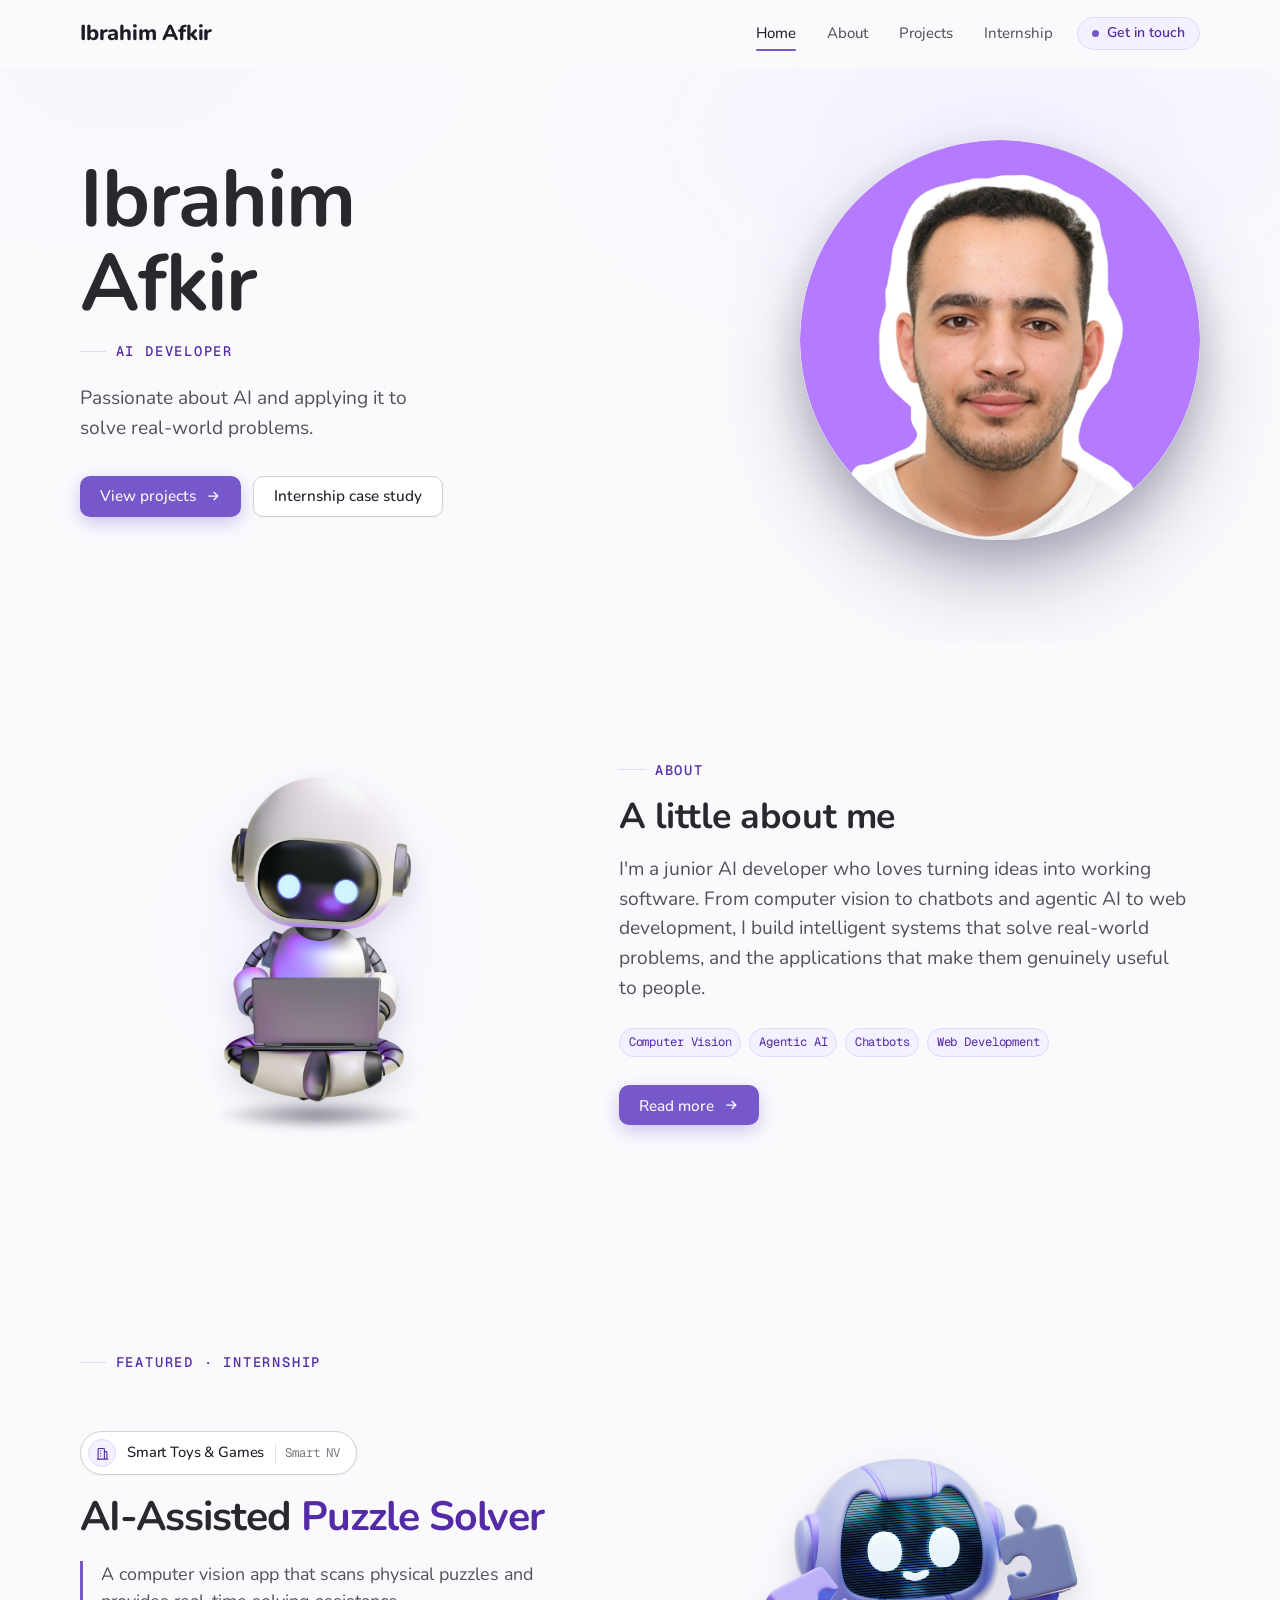
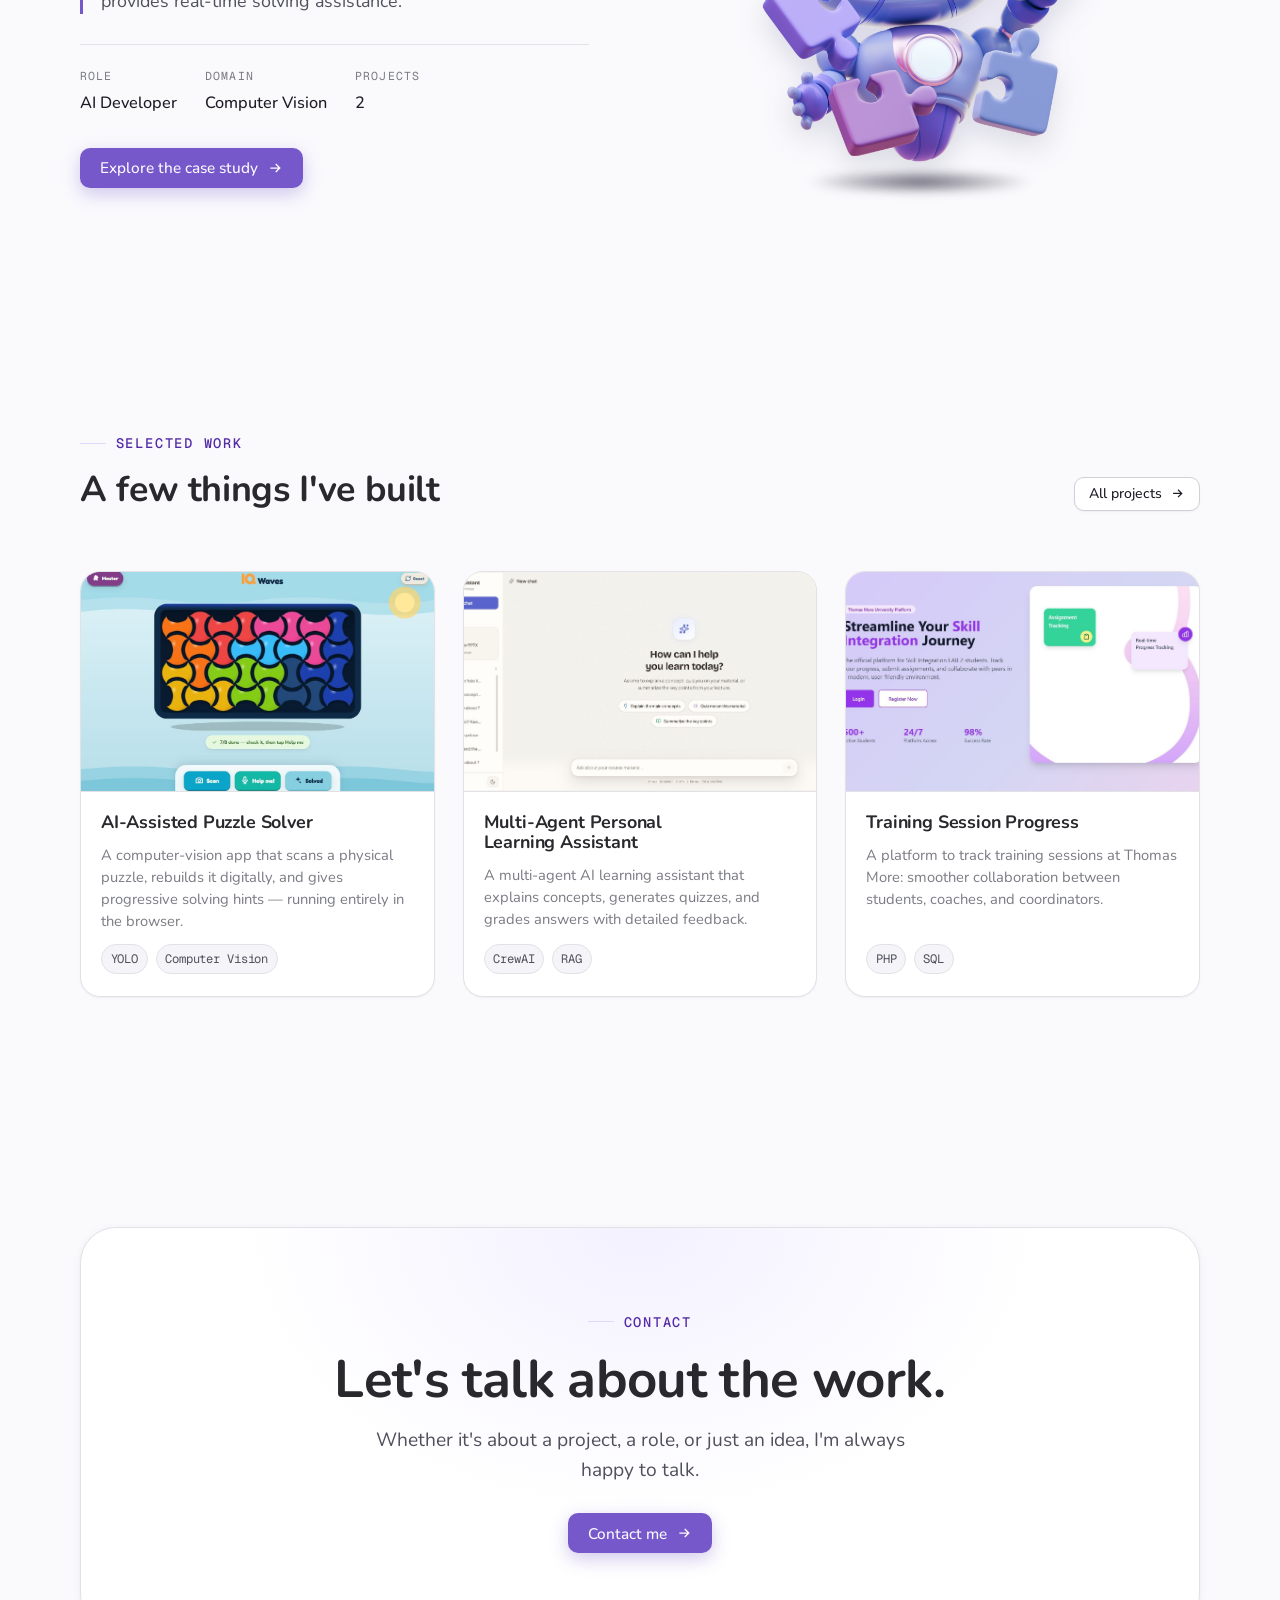
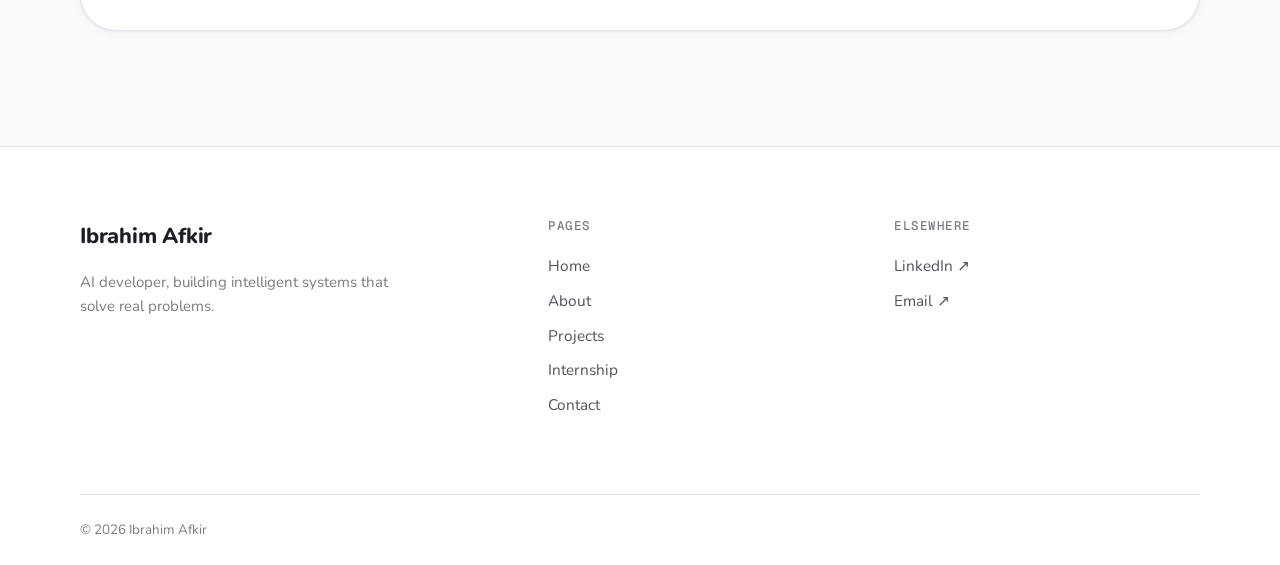
<file: index.html>
<!DOCTYPE html>
<html lang="en">
<head>
<!-- Google tag (gtag.js) -->
<script async src="https://www.googletagmanager.com/gtag/js?id=G-YLGGEZ7XT9"></script>
<script>
  window.dataLayer = window.dataLayer || [];
  function gtag(){dataLayer.push(arguments);}
  gtag('js', new Date());

  gtag('config', 'G-YLGGEZ7XT9');
</script>
<meta charset="UTF-8" />
<meta name="viewport" content="width=device-width, initial-scale=1.0" />
<title>Ibrahim Afkir · AI Developer</title>
<meta name="description" content="Portfolio of Ibrahim Afkir, AI developer specialising in computer vision." />
<link rel="icon" href="images/favicon-32x32.png" type="image/png" />
<link rel="preconnect" href="https://fonts.googleapis.com">
<link rel="preconnect" href="https://fonts.gstatic.com" crossorigin>
<link href="https://fonts.googleapis.com/css2?family=Nunito:ital,wght@0,400;0,500;0,600;0,700;0,800;1,400&family=Poppins:wght@400;500;600;700&family=Geist+Mono:wght@400;500&display=swap" rel="stylesheet">
<link rel="stylesheet" href="styles.css?v=6" />
<style>
/* ============ HOME PAGE ============ */

/* --- Hero shell --- */
.hero { position: relative; overflow: hidden; padding-top: clamp(36px, 6vw, 72px); padding-bottom: clamp(56px, 8vw, 110px); }
.hero::before {
  content: ""; position: absolute; inset: 0; z-index: -1;
  background:
    radial-gradient(60% 70% at 78% 12%, var(--accent-soft) 0%, transparent 60%),
    radial-gradient(50% 60% at 10% 0%, oklch(0.97 0.012 var(--accent-h) / 0.7) 0%, transparent 55%);
}
.hero__variant { display: none; }
body[data-hero="a"] .hero__variant--a,
body[data-hero="b"] .hero__variant--b,
body[data-hero="c"] .hero__variant--c { display: block; }

.hero-fade > * { opacity: 0; transform: translateY(16px); animation: heroIn 0.85s var(--ease) forwards; }
.hero-fade > *:nth-child(1) { animation-delay: 0.05s; }
.hero-fade > *:nth-child(2) { animation-delay: 0.13s; }
.hero-fade > *:nth-child(3) { animation-delay: 0.21s; }
.hero-fade > *:nth-child(4) { animation-delay: 0.29s; }
.hero-fade > *:nth-child(5) { animation-delay: 0.37s; }
@keyframes heroIn { to { opacity: 1; transform: none; } }
@media (prefers-reduced-motion: reduce) { .hero-fade > * { opacity: 1; transform: none; animation: none; } }

/* --- Variant A: split editorial --- */
.heroA { display: grid; grid-template-columns: 1.05fr 0.95fr; gap: clamp(32px, 5vw, 72px); align-items: start; }
.heroA__name { margin: 18px 0 0; }
.heroA__name .display { display: block; }
.heroA__role { font-family: var(--mono); color: var(--accent-ink); font-size: clamp(1rem, 1.5vw, 1.2rem); margin-top: 10px; letter-spacing: -0.01em; }
.heroA__lead { margin-top: 22px; max-width: 30ch; }
.heroA__cta { margin-top: 32px; display: flex; gap: 12px; flex-wrap: wrap; }
.heroA__meta { margin-top: 36px; display: flex; gap: 26px; flex-wrap: wrap; padding-top: 24px; border-top: 1px solid var(--line); }
.heroA__stat .n { font-size: 1.6rem; font-weight: 600; letter-spacing: -0.03em; }
.heroA__stat .l { font-family: var(--mono); font-size: 0.74rem; color: var(--muted); text-transform: uppercase; letter-spacing: 0.08em; }
.heroA__visual { position: relative; max-width: 400px; margin-left: auto; }
.heroA__frame { aspect-ratio: 1/1; border-radius: 50%; box-shadow: 0 40px 80px oklch(0.4 0.06 290 / 0.34), 0 16px 34px oklch(0.4 0.05 290 / 0.22); }
.heroA__badge {
  position: absolute; background: var(--surface); border: 1px solid var(--line);
  border-radius: var(--r); box-shadow: var(--shadow); padding: 12px 15px;
  display: flex; align-items: center; gap: 11px; font-size: 0.86rem;
}
.heroA__badge .dot { width: 9px; height: 9px; border-radius: 50%; background: var(--accent); box-shadow: 0 0 0 4px var(--accent-soft); }
.heroA__badge .mono { font-family: var(--mono); font-size: 0.74rem; color: var(--muted); display: block; }
.heroA__badge.b1 { top: 22px; left: -22px; }
.heroA__badge.b2 { bottom: 26px; right: -18px; }

/* --- Featured internship --- */
.spotlight { display: grid; grid-template-columns: 1fr 1.1fr; gap: clamp(28px, 4vw, 56px); align-items: center; }
.spotlight__art { position: relative; aspect-ratio: 16/11; order: 2; display: grid; place-items: center; }
.spotlight__art::before { content: ""; position: absolute; width: 66%; aspect-ratio: 1; border-radius: 50%; background: radial-gradient(circle, var(--accent-soft) 0%, transparent 68%); z-index: 0; }
.spotlight__art::after { content: ""; position: absolute; bottom: 2%; left: 50%; z-index: 0; width: 40%; height: 24px; border-radius: 50%; background: radial-gradient(ellipse at center, oklch(0.24 0.04 290 / 0.66) 0%, transparent 72%); filter: blur(4px); transform: translateX(-50%) scale(1); animation: shadowPulse 6.5s var(--ease) infinite; }
.spotlight__robot { position: relative; z-index: 1; width: 72%; max-width: 320px; height: auto; object-fit: contain; filter: drop-shadow(0 12px 14px oklch(0.4 0.06 290 / 0.16)); animation: floaty 6.5s var(--ease) infinite; }
@media (prefers-reduced-motion: reduce) { .spotlight__robot, .spotlight__art::after { animation: none; } }
.spotlight__body { order: 1; }
.spotlight__flow { margin-top: 26px; display: flex; align-items: center; gap: 10px; flex-wrap: wrap; }
.spotlight__step { display: flex; align-items: center; gap: 10px; }
.spotlight__step .b { background: var(--surface); border: 1px solid var(--line); border-radius: 999px; padding: 0.42em 0.85em; font-family: var(--mono); font-size: 0.78rem; box-shadow: var(--shadow-xs); }
.spotlight__step .arrow { color: var(--accent-ink); }
.spot-company { display: inline-flex; align-items: center; gap: 11px; background: var(--surface); border: 1px solid var(--line-2); border-radius: 999px; padding: 7px 16px 7px 7px; box-shadow: var(--shadow-xs); font-size: 0.92rem; font-weight: 500; letter-spacing: -0.01em; }
.spot-company .ic { flex: none; width: 28px; height: 28px; border-radius: 50%; background: var(--accent-soft); border: 1px solid var(--accent-line); color: var(--accent-ink); display: grid; place-items: center; }
.spot-company .ic svg { width: 15px; height: 15px; }
.spot-company .sub { color: var(--muted); font-weight: 400; font-family: var(--mono); font-size: 0.78rem; padding-left: 9px; border-left: 1px solid var(--line); }
.spot-title { font-size: clamp(1.9rem, 3.2vw, 2.6rem); margin-top: 20px; line-height: 1.06; letter-spacing: -0.025em; }
.spot-title em { font-style: normal; color: var(--accent-ink); }
.spot-lead { margin-top: 22px; max-width: 42ch; font-size: clamp(1.05rem, 1.4vw, 1.22rem); color: var(--ink-2); line-height: 1.5; padding-left: 18px; border-left: 3px solid var(--accent); }
.spot-meta { margin-top: 30px; display: flex; gap: 28px; flex-wrap: wrap; padding-top: 22px; border-top: 1px solid var(--line); }
.spot-meta .l { font-family: var(--mono); font-size: 0.72rem; color: var(--muted); text-transform: uppercase; letter-spacing: 0.1em; }
.spot-meta .v { font-size: 1.02rem; font-weight: 500; margin-top: 4px; }

/* --- Selected work preview --- */
.work-grid { grid-template-columns: repeat(3, 1fr); }
.mini-card { display: flex; flex-direction: column; border-radius: var(--r-lg); overflow: hidden; background: var(--surface); border: 1px solid var(--line); box-shadow: var(--shadow-xs); transition: transform 0.45s var(--ease), box-shadow 0.45s, border-color 0.3s; }
.mini-card:hover { transform: translateY(-5px); box-shadow: var(--shadow); border-color: var(--line-2); }
.mini-card__media { aspect-ratio: 16/10; border-radius: 0; border: none; border-bottom: 1px solid var(--line); }
.mini-card__body { padding: 20px 20px 22px; display: flex; flex-direction: column; gap: 12px; flex: 1; }
.mini-card__body h3 { font-size: 1.12rem; }
.mini-card__body p { color: var(--muted); font-size: 0.92rem; line-height: 1.5; flex: 1; }

/* --- About strip --- */
.about-strip { display: grid; grid-template-columns: 0.9fr 1.1fr; gap: clamp(28px, 5vw, 72px); align-items: center; }
.about-strip__art { position: relative; aspect-ratio: 1/1; max-width: 440px; margin-inline: auto; display: grid; place-items: center; }
.about-strip__art::before {
  content: ""; position: absolute; width: 80%; aspect-ratio: 1; border-radius: 50%;
  background: radial-gradient(circle, var(--accent-soft) 0%, transparent 68%); z-index: 0;
}
/* ground shadow under the floating robot - grows & fades as it rises */
.about-strip__art::after {
  content: ""; position: absolute; bottom: 7%; left: 50%; z-index: 0;
  width: 46%; height: 26px; border-radius: 50%;
  background: radial-gradient(ellipse at center, oklch(0.28 0.04 290 / 0.55) 0%, transparent 72%);
  filter: blur(4px);
  transform: translateX(-50%) scale(1);
  animation: shadowPulse 5.5s var(--ease) infinite;
}
.robot {
  position: relative; z-index: 1; width: 92%; height: auto; object-fit: contain;
  animation: floaty 5.5s var(--ease) infinite;
  filter: drop-shadow(0 12px 14px oklch(0.4 0.06 290 / 0.16));
}
@keyframes floaty { 0%, 100% { transform: translateY(0); } 50% { transform: translateY(-9px); } }
@keyframes shadowPulse {
  0%, 100% { transform: translateX(-50%) scale(1); opacity: 1; }
  50% { transform: translateX(-50%) scale(1.22); opacity: 0.62; }
}
@media (prefers-reduced-motion: reduce) { .robot, .about-strip__art::after { animation: none; } }
.about-strip__cta { margin-top: 28px; }
@media (max-width: 860px) {
  .about-strip { grid-template-columns: 1fr; }
  .about-strip__art { order: -1; max-width: 300px; }
}

/* --- Contact band --- */
.contact { text-align: center; background: var(--surface); border: 1px solid var(--line); border-radius: var(--r-2xl); padding: clamp(44px, 6vw, 80px); box-shadow: var(--shadow-sm); position: relative; overflow: hidden; }
.contact::before { content: ""; position: absolute; inset: 0; background: radial-gradient(60% 120% at 50% 0%, var(--accent-soft) 0%, transparent 60%); z-index: 0; }
.contact > * { position: relative; z-index: 1; }
.contact__cta { margin-top: 28px; display: flex; gap: 12px; justify-content: center; flex-wrap: wrap; }

@media (max-width: 860px) {
  .heroA, .spotlight { grid-template-columns: 1fr; }
  .heroA__visual { order: -1; max-width: 320px; margin-inline: auto; }
  .heroA__badge.b1 { left: 0; } .heroA__badge.b2 { right: 0; }
  .spotlight__art { order: -1; }
  .work-grid { grid-template-columns: 1fr; }
}

/* --- Phone-only: cap the hero portrait so the first section isn't so tall --- */
@media (max-width: 600px) {
  .heroA__visual { max-width: 240px; }
}
</style>
</head>
<body data-page="home" data-hero="a">

<!-- ============ NAV ============ -->
<nav class="nav">
  <div class="nav__inner">
    <a href="index.html" class="brand" aria-label="Ibrahim Afkir - home">Ibrahim Afkir</a>
    <button class="nav__toggle" aria-label="Menu" aria-expanded="false">
      <svg viewBox="0 0 24 24" fill="none" stroke="currentColor" stroke-width="1.8"><path d="M4 7h16M4 12h16M4 17h16"/></svg>
    </button>
    <div class="nav__links">
      <a href="index.html" class="nav__link is-active">Home</a>
      <a href="about.html" class="nav__link">About</a>
      <a href="projects.html" class="nav__link">Projects</a>
      <a href="internship.html" class="nav__link">Internship</a>
      <span class="nav__cta"><a href="contact.html" class="btn btn--ghost btn--sm">Get in touch</a></span>
    </div>
  </div>
</nav>

<!-- ============ HERO ============ -->
<header class="hero">
  <div class="container">
    <div class="hero__variant hero__variant--a">
      <div class="heroA hero-fade">
        <div>
          <h1 class="heroA__name"><span class="display">Ibrahim</span><span class="display">Afkir</span></h1>
          <span class="eyebrow" style="margin-top:14px;">AI Developer</span>
          <p class="lead heroA__lead">Passionate about AI and applying it to solve real-world problems.</p>
          <div class="heroA__cta">
            <a href="projects.html" class="btn btn--accent">View projects <svg viewBox="0 0 24 24" fill="none" stroke="currentColor" stroke-width="2"><path d="M5 12h14M13 6l6 6-6 6"/></svg></a>
            <a href="internship.html" class="btn btn--ghost">Internship case study</a>
          </div>
        </div>
        <div class="heroA__visual">
          <img src="images/small-profile.png" alt="Portrait of Ibrahim Afkir" class="heroA__frame is-media" />
        </div>
      </div>
    </div>
  </div>
</header>

<!-- ============ ABOUT STRIP ============ -->
<section class="section section--tight" id="about">
  <div class="container">
    <div class="about-strip reveal">
      <div class="about-strip__art">
        <img src="images/robot.png" alt="AI robot" class="robot" />
      </div>
      <div>
        <span class="eyebrow">About</span>
        <h2 class="h2" style="margin-top:16px;">A little about me</h2>
        <p class="lead" style="color:var(--ink-2); margin-top:18px;">I'm a junior AI developer who loves turning ideas into working software. From computer vision to chatbots and agentic AI to web development, I build intelligent systems that solve real-world problems, and the applications that make them genuinely useful to people.</p>
        <div class="tags" style="margin-top:24px;">
          <span class="tag tag--accent">Computer Vision</span>
          <span class="tag tag--accent">Agentic AI</span>
          <span class="tag tag--accent">Chatbots</span>
          <span class="tag tag--accent">Web Development</span>
        </div>
        <div class="about-strip__cta">
          <a href="about.html" class="btn btn--accent">Read more <svg viewBox="0 0 24 24" fill="none" stroke="currentColor" stroke-width="2"><path d="M5 12h14M13 6l6 6-6 6"/></svg></a>
        </div>
      </div>
    </div>
  </div>
</section>


<!-- ============ INTERNSHIP SPOTLIGHT ============ -->
<section class="section" id="internship">
  <div class="container">
    <div class="section-head reveal" style="margin-bottom: clamp(28px,4vw,44px);">
      <span class="eyebrow">Featured · Internship</span>
    </div>
    <div class="spotlight reveal" data-delay="1">
      <div class="spotlight__body">
        <span class="spot-company">
          <span class="ic"><svg viewBox="0 0 24 24" fill="none" stroke="currentColor" stroke-width="1.8"><path d="M3 21h18M5 21V5a1 1 0 0 1 1-1h8a1 1 0 0 1 1 1v16M15 21V9h3a1 1 0 0 1 1 1v11M8 8h2M8 12h2M8 16h2"/></svg></span>
          Smart Toys &amp; Games <span class="sub">Smart NV</span>
        </span>
        <h2 class="spot-title">AI-Assisted <em>Puzzle Solver</em></h2>
        <p class="spot-lead">A computer vision app that scans physical puzzles and provides real-time solving assistance.</p>
        <div class="spot-meta">
          <div><div class="l">Role</div><div class="v">AI Developer</div></div>
          <div><div class="l">Domain</div><div class="v">Computer Vision</div></div>
          <div><div class="l">Projects</div><div class="v">2</div></div>
        </div>
        <div style="margin-top:32px;">
          <a href="internship.html" class="btn btn--accent">Explore the case study <svg viewBox="0 0 24 24" fill="none" stroke="currentColor" stroke-width="2"><path d="M5 12h14M13 6l6 6-6 6"/></svg></a>
        </div>
      </div>
      <div class="spotlight__art">
        <img src="images/puzzle-robot.png" alt="Robot solving a puzzle" class="spotlight__robot" />
      </div>
    </div>
  </div>
</section>


<!-- ============ SELECTED WORK ============ -->
<section class="section">
  <div class="container">
    <div class="section-head reveal" style="flex-direction:row; align-items:flex-end; justify-content:space-between; max-width:none;">
      <div class="stack" style="gap:16px;">
        <span class="eyebrow">Selected work</span>
        <h2 class="h2">A few things I've built</h2>
      </div>
      <a href="projects.html" class="btn btn--ghost btn--sm">All projects <svg viewBox="0 0 24 24" fill="none" stroke="currentColor" stroke-width="2"><path d="M5 12h14M13 6l6 6-6 6"/></svg></a>
    </div>
    <div class="grid work-grid">
      <a href="projects.html" class="mini-card reveal" data-delay="1">
        <img src="images/iq-waves-screen.JPG" alt="AI-Assisted Puzzle Solver" class="mini-card__media is-media" />
        <div class="mini-card__body">
          <h3>AI-Assisted Puzzle Solver</h3>
          <p>A computer-vision app that scans a physical puzzle, rebuilds it digitally, and gives progressive solving hints — running entirely in the browser.</p>
          <div class="tags"><span class="tag">YOLO</span><span class="tag">Computer Vision</span></div>
        </div>
      </a>
      <a href="projects.html" class="mini-card reveal" data-delay="2">
        <img src="images/nlp0.JPG" alt="Multi-Agent Personal Learning Assistant" class="mini-card__media is-media" />
        <div class="mini-card__body">
          <h3>Multi-Agent Personal Learning Assistant</h3>
          <p>A multi-agent AI learning assistant that explains concepts, generates quizzes, and grades answers with detailed feedback.</p>
          <div class="tags"><span class="tag">CrewAI</span><span class="tag">RAG</span></div>
        </div>
      </a>
      <a href="projects.html" class="mini-card reveal" data-delay="3">
        <img src="images/training1.JPG" alt="Training Session Progress" class="mini-card__media is-media" />
        <div class="mini-card__body">
          <h3>Training Session Progress</h3>
          <p>A platform to track training sessions at Thomas More: smoother collaboration between students, coaches, and coordinators.</p>
          <div class="tags"><span class="tag">PHP</span><span class="tag">SQL</span></div>
        </div>
      </a>
    </div>
  </div>
</section>

<!-- ============ CONTACT ============ -->
<section class="section" id="contact">
  <div class="container">
    <div class="contact reveal">
      <span class="eyebrow" style="justify-content:center;">Contact</span>
      <h2 class="h1" style="margin-top:18px;">Let's talk about the work.</h2>
      <p class="lead" style="margin:16px auto 0; max-width:46ch;">Whether it's about a project, a role, or just an idea, I'm always happy to talk.</p>
      <div class="contact__cta">
        <a href="contact.html" class="btn btn--accent">Contact me <svg viewBox="0 0 24 24" fill="none" stroke="currentColor" stroke-width="2"><path d="M5 12h14M13 6l6 6-6 6"/></svg></a>
      </div>
    </div>
  </div>
</section>

<!-- ============ FOOTER ============ -->
<footer class="footer">
  <div class="container">
    <div class="footer__inner">
      <div class="footer__brand">
        <a href="index.html" class="brand">Ibrahim Afkir</a>
        <p class="muted" style="margin-top:16px; font-size:0.94rem;">AI developer, building intelligent systems that solve real problems.</p>
      </div>
      <div class="footer__col">
        <h4>Pages</h4>
        <a href="index.html">Home</a>
        <a href="about.html">About</a>
        <a href="projects.html">Projects</a>
        <a href="internship.html">Internship</a>
        <a href="contact.html">Contact</a>
      </div>
      <div class="footer__col">
        <h4>Elsewhere</h4>
        <a href="https://www.linkedin.com/in/ibrahim-afkir/" target="_blank" rel="noopener">LinkedIn ↗</a>
        <a href="mailto:brahim-afkir@hotmail.com">Email ↗</a>
      </div>
    </div>
    <div class="footer__bottom">
      <span>© 2026 Ibrahim Afkir</span>
    </div>
  </div>
</footer>

<script src="app.js?v=2"></script>
</body>
</html>
</file>
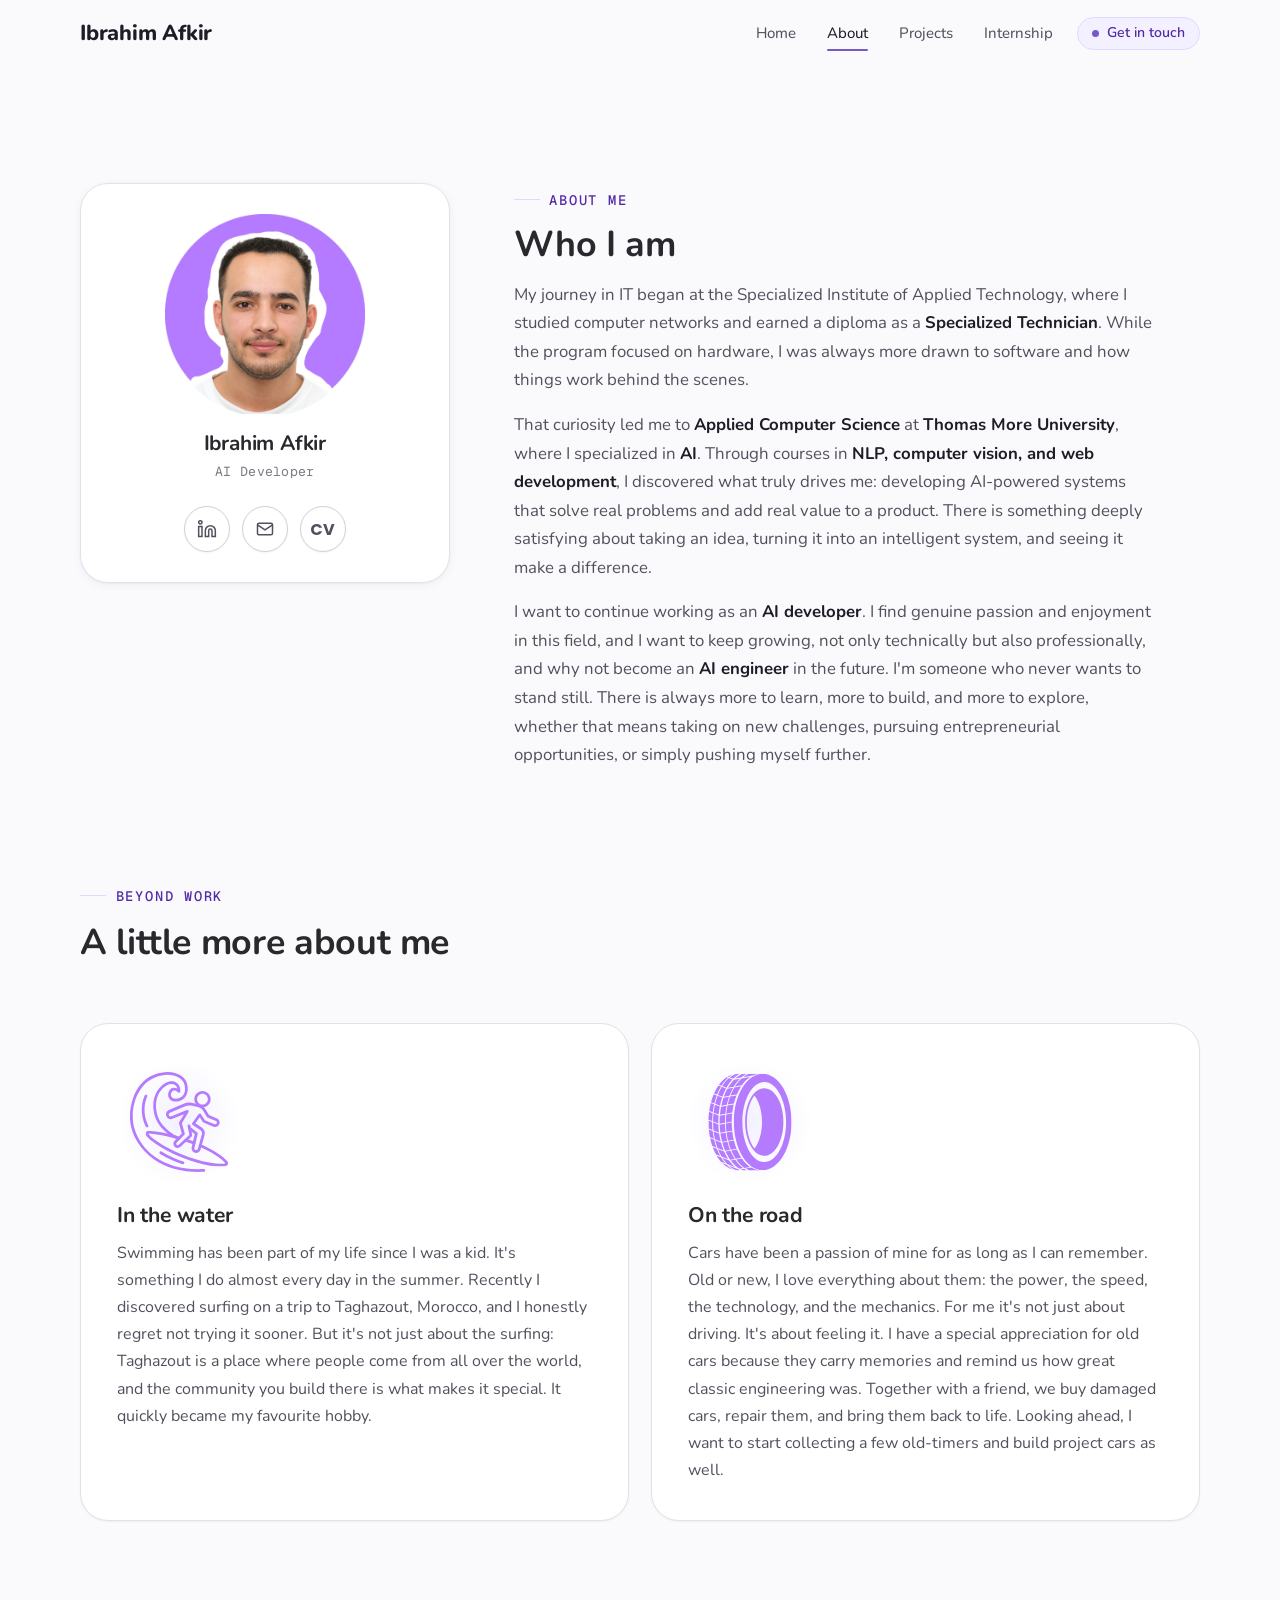
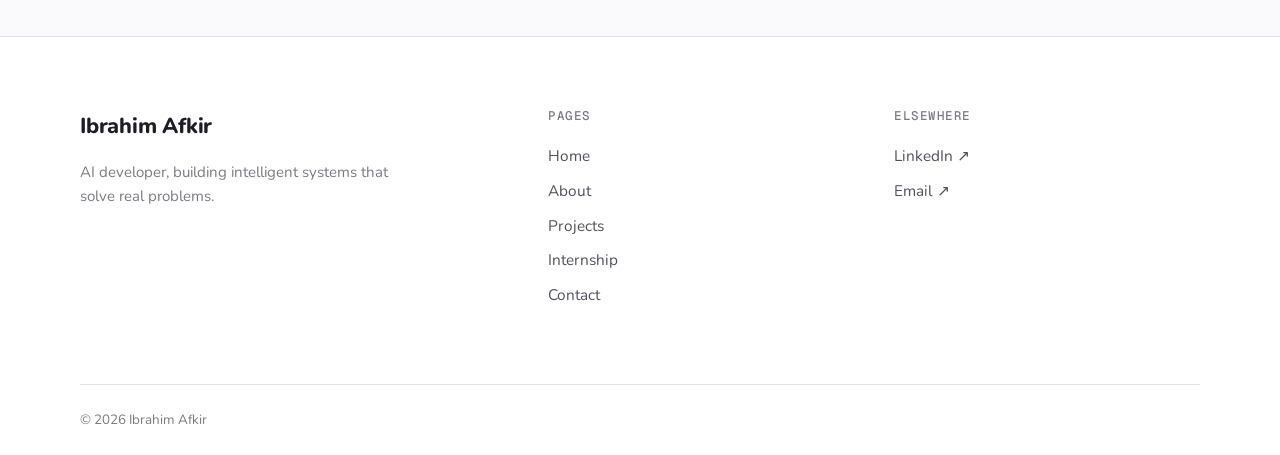
<file: about.html>
<!DOCTYPE html>
<html lang="en">
<head>
<!-- Google tag (gtag.js) -->
<script async src="https://www.googletagmanager.com/gtag/js?id=G-YLGGEZ7XT9"></script>
<script>
  window.dataLayer = window.dataLayer || [];
  function gtag(){dataLayer.push(arguments);}
  gtag('js', new Date());

  gtag('config', 'G-YLGGEZ7XT9');
</script>
<meta charset="UTF-8" />
<meta name="viewport" content="width=device-width, initial-scale=1.0" />
<title>About · Ibrahim Afkir</title>
<meta name="description" content="About Ibrahim Afkir, AI developer. Background, what drives me, and life beyond the screen." />
<link rel="icon" href="images/favicon-32x32.png" type="image/png" />
<link rel="preconnect" href="https://fonts.googleapis.com">
<link rel="preconnect" href="https://fonts.gstatic.com" crossorigin>
<link href="https://fonts.googleapis.com/css2?family=Nunito:ital,wght@0,400;0,500;0,600;0,700;0,800;1,400&family=Poppins:wght@400;500;600;700&family=Geist+Mono:wght@400;500&display=swap" rel="stylesheet">
<link rel="stylesheet" href="styles.css?v=6" />
<style>
/* ============ ABOUT PAGE ============ */
.about-grid { display: grid; grid-template-columns: 0.7fr 1.3fr; gap: clamp(32px, 5vw, 72px); align-items: start; }
.about-card { background: var(--surface); border: 1px solid var(--line); border-radius: var(--r-xl); padding: 30px 26px; box-shadow: var(--shadow-sm); text-align: center; position: sticky; top: 88px; }
.about-card img { width: 200px; max-width: 78%; height: auto; margin: 0 auto 18px; display: block; }
.about-card h3 { font-size: 1.3rem; }
.about-card .role { color: var(--muted); font-family: var(--mono); font-size: 0.82rem; margin-top: 6px; letter-spacing: 0.02em; }
.about-card__social { display: flex; gap: 12px; justify-content: center; margin-top: 24px; }
.about-card__social a { width: 46px; height: 46px; border-radius: 50%; display: grid; place-items: center; background: var(--surface); border: 1px solid var(--line-2); color: var(--ink-2); box-shadow: var(--shadow-xs); font-family: 'Poppins', var(--font); font-weight: 700; font-size: 1rem; letter-spacing: 0; transition: background 0.25s, color 0.25s, transform 0.35s var(--ease), border-color 0.25s; }
.about-card__social a:hover { background: var(--accent); color: #fff; border-color: var(--accent); transform: translateY(-3px); }
.about-card__social svg { width: 20px; height: 20px; }

.about-bio h1 { margin-top: 14px; }
.about-bio p { color: var(--ink-2); font-size: 1.05rem; line-height: 1.7; margin-top: 16px; max-width: 64ch; }
.about-bio p strong { color: var(--ink); font-weight: 700; }

/* --- Hobbies --- */
.hobbies { display: grid; grid-template-columns: 1fr 1fr; gap: 22px; }
.hobby { background: var(--surface); border: 1px solid var(--line); border-radius: var(--r-xl); padding: clamp(26px, 3vw, 36px); box-shadow: var(--shadow-xs); transition: transform .4s var(--ease), box-shadow .4s, border-color .3s; }
.hobby:hover { transform: translateY(-5px); box-shadow: var(--shadow); border-color: var(--accent-line); }
.hobby__art { width: 124px; height: 124px; border-radius: 50%; background: radial-gradient(circle, var(--accent-soft) 0%, transparent 72%); display: grid; place-items: center; margin-bottom: 20px; }
.hobby__art img { width: 80%; height: auto; }
.hobby h3 { font-size: 1.32rem; margin-bottom: 12px; }
.hobby p { color: var(--ink-2); line-height: 1.7; }

@media (max-width: 760px) {
  .about-grid { grid-template-columns: 1fr; }
  .about-card { position: static; max-width: none; padding: 34px 26px; }
  .about-card img { width: 240px; }
  .hobbies { grid-template-columns: 1fr; }
}
</style>
</head>
<body data-page="about">

<!-- ============ NAV ============ -->
<nav class="nav">
  <div class="nav__inner">
    <a href="index.html" class="brand" aria-label="Ibrahim Afkir - home">Ibrahim Afkir</a>
    <button class="nav__toggle" aria-label="Menu" aria-expanded="false">
      <svg viewBox="0 0 24 24" fill="none" stroke="currentColor" stroke-width="1.8"><path d="M4 7h16M4 12h16M4 17h16"/></svg>
    </button>
    <div class="nav__links">
      <a href="index.html" class="nav__link">Home</a>
      <a href="about.html" class="nav__link is-active">About</a>
      <a href="projects.html" class="nav__link">Projects</a>
      <a href="internship.html" class="nav__link">Internship</a>
      <span class="nav__cta"><a href="contact.html" class="btn btn--ghost btn--sm">Get in touch</a></span>
    </div>
  </div>
</nav>

<!-- ============ PROFESSIONAL ============ -->
<header class="section">
  <div class="container">
    <div class="about-grid reveal">
      <aside class="about-card">
        <img src="images/small-profile.png" alt="Ibrahim Afkir" />
        <h3>Ibrahim Afkir</h3>
        <div class="role">AI Developer</div>
        <div class="about-card__social">
          <a href="https://www.linkedin.com/in/ibrahim-afkir/" target="_blank" rel="noopener" aria-label="LinkedIn" title="LinkedIn"><svg viewBox="0 0 24 24" fill="none" stroke="currentColor" stroke-width="1.8"><path d="M16 8a6 6 0 0 1 6 6v7h-4v-7a2 2 0 0 0-4 0v7h-4v-7a6 6 0 0 1 6-6z"/><rect x="2" y="9" width="4" height="12"/><circle cx="4" cy="4" r="2"/></svg></a>
          <a href="mailto:brahim-afkir@hotmail.com" aria-label="Email" title="Email"><svg viewBox="0 0 24 24" fill="none" stroke="currentColor" stroke-width="1.8"><rect x="3" y="5" width="18" height="14" rx="2"/><path d="m3 7 9 6 9-6"/></svg></a>
          <a href="docs/cv.pdf" target="_blank" rel="noopener" aria-label="Download CV" title="Download CV">CV</a>
        </div>
      </aside>

      <div class="about-bio">
        <span class="eyebrow">About me</span>
        <h1 class="h2">Who I am</h1>
        <p>My journey in IT began at the Specialized Institute of Applied Technology, where I studied computer networks and earned a diploma as a <strong>Specialized Technician</strong>. While the program focused on hardware, I was always more drawn to software and how things work behind the scenes.</p>
        <p>That curiosity led me to <strong>Applied Computer Science</strong> at <strong>Thomas More University</strong>, where I specialized in <strong>AI</strong>. Through courses in <strong>NLP, computer vision, and web development</strong>, I discovered what truly drives me: developing AI-powered systems that solve real problems and add real value to a product. There is something deeply satisfying about taking an idea, turning it into an intelligent system, and seeing it make a difference.</p>
        <p>I want to continue working as an <strong>AI developer</strong>. I find genuine passion and enjoyment in this field, and I want to keep growing, not only technically but also professionally, and why not become an <strong>AI engineer</strong> in the future. I'm someone who never wants to stand still. There is always more to learn, more to build, and more to explore, whether that means taking on new challenges, pursuing entrepreneurial opportunities, or simply pushing myself further.</p>
      </div>
    </div>
  </div>
</header>

<!-- ============ HOBBIES ============ -->
<section class="section" style="padding-top: 0;">
  <div class="container">
    <div class="section-head reveal">
      <span class="eyebrow">Beyond work</span>
      <h2 class="h2">A little more about me</h2>
    </div>
    <div class="hobbies">
      <div class="hobby reveal" data-delay="1">
        <div class="hobby__art"><img src="images/surf.svg" alt="Surfing" /></div>
        <h3>In the water</h3>
        <p>Swimming has been part of my life since I was a kid. It's something I do almost every day in the summer. Recently I discovered surfing on a trip to Taghazout, Morocco, and I honestly regret not trying it sooner. But it's not just about the surfing: Taghazout is a place where people come from all over the world, and the community you build there is what makes it special. It quickly became my favourite hobby.</p>
      </div>
      <div class="hobby reveal" data-delay="2">
        <div class="hobby__art"><img src="images/wheel.svg" alt="Cars" /></div>
        <h3>On the road</h3>
        <p>Cars have been a passion of mine for as long as I can remember. Old or new, I love everything about them: the power, the speed, the technology, and the mechanics. For me it's not just about driving. It's about feeling it. I have a special appreciation for old cars because they carry memories and remind us how great classic engineering was. Together with a friend, we buy damaged cars, repair them, and bring them back to life. Looking ahead, I want to start collecting a few old-timers and build project cars as well.</p>
      </div>
    </div>
  </div>
</section>

<!-- ============ FOOTER ============ -->
<footer class="footer">
  <div class="container">
    <div class="footer__inner">
      <div class="footer__brand">
        <a href="index.html" class="brand">Ibrahim Afkir</a>
        <p class="muted" style="margin-top:16px; font-size:0.94rem;">AI developer, building intelligent systems that solve real problems.</p>
      </div>
      <div class="footer__col">
        <h4>Pages</h4>
        <a href="index.html">Home</a>
        <a href="about.html">About</a>
        <a href="projects.html">Projects</a>
        <a href="internship.html">Internship</a>
        <a href="contact.html">Contact</a>
      </div>
      <div class="footer__col">
        <h4>Elsewhere</h4>
        <a href="https://www.linkedin.com/in/ibrahim-afkir/" target="_blank" rel="noopener">LinkedIn ↗</a>
        <a href="mailto:brahim-afkir@hotmail.com">Email ↗</a>
      </div>
    </div>
    <div class="footer__bottom">
      <span>© 2026 Ibrahim Afkir</span>
    </div>
  </div>
</footer>

<script src="app.js?v=2"></script>
</body>
</html>
</file>
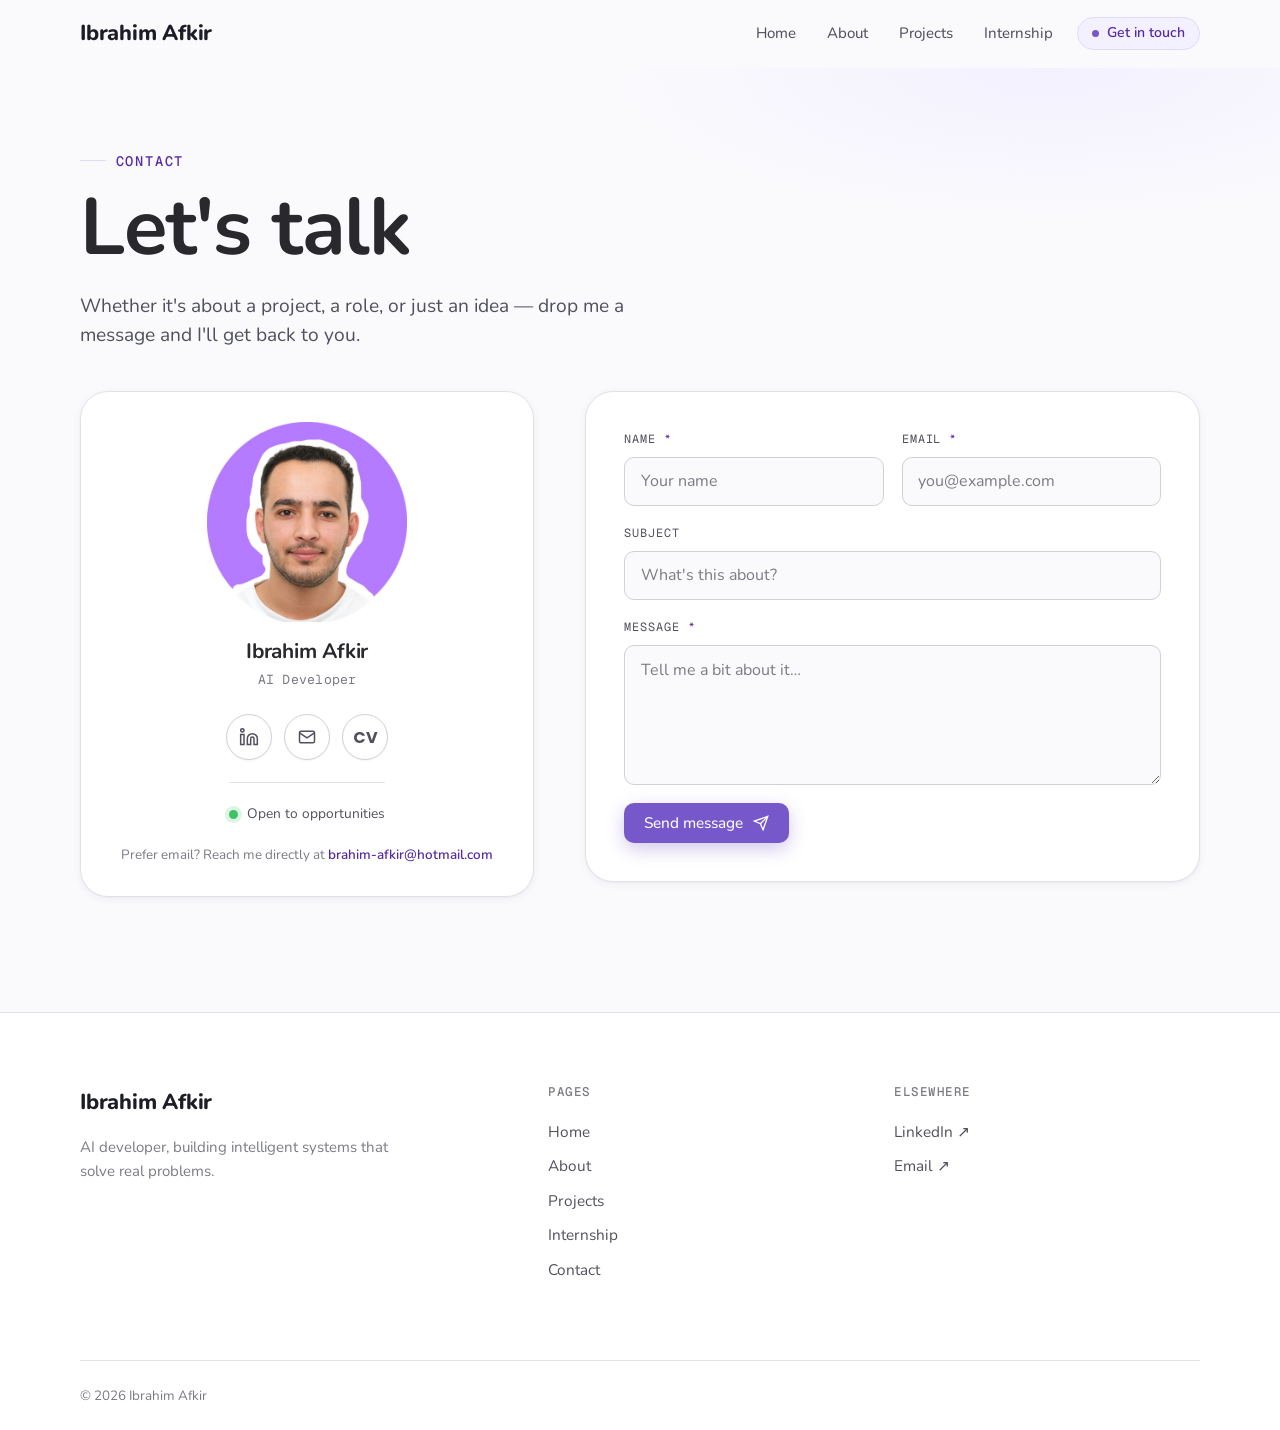
<file: contact.html>
<!DOCTYPE html>
<html lang="en">
<head>
<!-- Google tag (gtag.js) -->
<script async src="https://www.googletagmanager.com/gtag/js?id=G-YLGGEZ7XT9"></script>
<script>
  window.dataLayer = window.dataLayer || [];
  function gtag(){dataLayer.push(arguments);}
  gtag('js', new Date());

  gtag('config', 'G-YLGGEZ7XT9');
</script>
<meta charset="UTF-8" />
<meta name="viewport" content="width=device-width, initial-scale=1.0" />
<title>Contact · Ibrahim Afkir</title>
<meta name="description" content="Get in touch with Ibrahim Afkir, AI developer." />
<link rel="icon" href="images/favicon-32x32.png" type="image/png" />
<link rel="preconnect" href="https://fonts.googleapis.com">
<link rel="preconnect" href="https://fonts.gstatic.com" crossorigin>
<link href="https://fonts.googleapis.com/css2?family=Nunito:ital,wght@0,400;0,500;0,600;0,700;0,800;1,400&family=Poppins:wght@400;500;600;700&family=Geist+Mono:wght@400;500&display=swap" rel="stylesheet">
<link rel="stylesheet" href="styles.css?v=6" />
<style>
/* ============ CONTACT PAGE ============ */
.contact-hero { position: relative; overflow: hidden; padding-top: clamp(40px, 6vw, 76px); padding-bottom: clamp(24px, 4vw, 40px); }
.contact-hero::before { content: ""; position: absolute; inset: 0; z-index: -1; background: radial-gradient(60% 80% at 82% 0%, var(--accent-soft) 0%, transparent 58%); }
.contact-hero .display { margin-top: 14px; }
.contact-hero__lead { margin-top: 22px; max-width: 50ch; }

.contact-grid { display: grid; grid-template-columns: 0.85fr 1.15fr; gap: clamp(28px, 4vw, 56px); align-items: start; }

/* profile card — reused from About page */
.about-card { background: var(--surface); border: 1px solid var(--line); border-radius: var(--r-xl); padding: 30px 26px; box-shadow: var(--shadow-sm); text-align: center; position: sticky; top: 88px; }
.about-card img { width: 200px; max-width: 78%; height: auto; margin: 0 auto 18px; display: block; }
.about-card h3 { font-size: 1.3rem; }
.about-card .role { color: var(--muted); font-family: var(--mono); font-size: 0.82rem; margin-top: 6px; letter-spacing: 0.02em; }
.about-card__social { display: flex; gap: 12px; justify-content: center; margin-top: 24px; }
.about-card__social a { width: 46px; height: 46px; border-radius: 50%; display: grid; place-items: center; background: var(--surface); border: 1px solid var(--line-2); color: var(--ink-2); box-shadow: var(--shadow-xs); font-family: 'Poppins', var(--font); font-weight: 700; font-size: 1rem; transition: background 0.25s, color 0.25s, transform 0.35s var(--ease), border-color 0.25s; }
.about-card__social a:hover { background: var(--accent); color: #fff; border-color: var(--accent); transform: translateY(-3px); }
.about-card__social svg { width: 20px; height: 20px; }
.about-card__status { margin-top: 22px; padding-top: 20px; border-top: 1px solid var(--line); display: inline-flex; align-items: center; gap: 9px; font-size: 0.86rem; color: var(--ink-2); }
.about-card__status .dot { width: 9px; height: 9px; border-radius: 50%; background: oklch(0.72 0.17 150); box-shadow: 0 0 0 4px oklch(0.72 0.17 150 / 0.18); }
.about-card__hint { margin-top: 18px; font-size: 0.84rem; color: var(--muted); line-height: 1.5; }
.about-card__hint a { color: var(--accent-ink); font-weight: 600; }

/* form */
.cform { background: var(--surface); border: 1px solid var(--line); border-radius: var(--r-xl); padding: clamp(24px, 3vw, 38px); box-shadow: var(--shadow-sm); }
.cform__row { display: grid; grid-template-columns: 1fr 1fr; gap: 18px; }
.field { display: flex; flex-direction: column; gap: 8px; margin-bottom: 18px; }
.field label { font-family: var(--mono); font-size: 0.74rem; text-transform: uppercase; letter-spacing: 0.08em; color: var(--ink-2); }
.field label .req { color: var(--accent-ink); }
.field input, .field textarea {
  font-family: var(--font); font-size: 1rem; color: var(--ink);
  background: var(--bg); border: 1px solid var(--line-2); border-radius: var(--r-sm);
  padding: 0.78em 0.95em; transition: border-color 0.2s, box-shadow 0.2s, background 0.2s; width: 100%;
}
.field textarea { resize: vertical; min-height: 140px; line-height: 1.6; }
.field input:focus, .field textarea:focus { outline: none; border-color: var(--accent); box-shadow: 0 0 0 3px var(--accent-soft); background: var(--surface); }
.field input::placeholder, .field textarea::placeholder { color: var(--muted); }
.cform__foot { display: flex; align-items: center; gap: 16px; flex-wrap: wrap; margin-top: 4px; }
.cform__status { font-size: 0.92rem; font-weight: 600; }
.cform__status.is-ok { color: oklch(0.55 0.15 150); }
.cform__status.is-err { color: oklch(0.55 0.2 25); }
.btn[disabled] { opacity: 0.6; pointer-events: none; }

@media (max-width: 800px) {
  .contact-grid { grid-template-columns: 1fr; }
  .about-card { position: static; max-width: 380px; margin-inline: auto; }
}
@media (max-width: 520px) { .cform__row { grid-template-columns: 1fr; } }
</style>
</head>
<body data-page="contact">

<!-- ============ NAV ============ -->
<nav class="nav">
  <div class="nav__inner">
    <a href="index.html" class="brand" aria-label="Ibrahim Afkir - home">Ibrahim Afkir</a>
    <button class="nav__toggle" aria-label="Menu" aria-expanded="false">
      <svg viewBox="0 0 24 24" fill="none" stroke="currentColor" stroke-width="1.8"><path d="M4 7h16M4 12h16M4 17h16"/></svg>
    </button>
    <div class="nav__links">
      <a href="index.html" class="nav__link">Home</a>
      <a href="about.html" class="nav__link">About</a>
      <a href="projects.html" class="nav__link">Projects</a>
      <a href="internship.html" class="nav__link">Internship</a>
      <span class="nav__cta"><a href="contact.html" class="btn btn--ghost btn--sm">Get in touch</a></span>
    </div>
  </div>
</nav>

<!-- ============ HERO ============ -->
<header class="section contact-hero">
  <div class="container hero-fade">
    <span class="eyebrow">Contact</span>
    <h1 class="display">Let's talk</h1>
    <p class="lead contact-hero__lead">Whether it's about a project, a role, or just an idea — drop me a message and I'll get back to you.</p>
  </div>
</header>

<!-- ============ CONTACT ============ -->
<section class="section" style="padding-top:0;">
  <div class="container">
    <div class="contact-grid reveal">
      <!-- profile card -->
      <aside class="about-card">
        <img src="images/small-profile.png" alt="Ibrahim Afkir" />
        <h3>Ibrahim Afkir</h3>
        <div class="role">AI Developer</div>
        <div class="about-card__social">
          <a href="https://www.linkedin.com/in/ibrahim-afkir/" target="_blank" rel="noopener" aria-label="LinkedIn" title="LinkedIn"><svg viewBox="0 0 24 24" fill="none" stroke="currentColor" stroke-width="1.8"><path d="M16 8a6 6 0 0 1 6 6v7h-4v-7a2 2 0 0 0-4 0v7h-4v-7a6 6 0 0 1 6-6z"/><rect x="2" y="9" width="4" height="12"/><circle cx="4" cy="4" r="2"/></svg></a>
          <a href="mailto:brahim-afkir@hotmail.com" aria-label="Email" title="Email"><svg viewBox="0 0 24 24" fill="none" stroke="currentColor" stroke-width="1.8"><rect x="3" y="5" width="18" height="14" rx="2"/><path d="m3 7 9 6 9-6"/></svg></a>
          <a href="docs/cv.pdf" target="_blank" rel="noopener" aria-label="Download CV" title="Download CV">CV</a>
        </div>
        <div class="about-card__status"><span class="dot"></span> Open to opportunities</div>
        <p class="about-card__hint">Prefer email? Reach me directly at <a href="mailto:brahim-afkir@hotmail.com">brahim-afkir@hotmail.com</a></p>
      </aside>

      <!-- form -->
      <div>
        <form class="cform" id="contact-form" action="https://formsubmit.co/ajax/brahim-afkir@hotmail.com" method="POST">
          <input type="hidden" name="_captcha" value="false" />
          <div class="cform__row">
            <div class="field">
              <label for="name">Name <span class="req">*</span></label>
              <input type="text" id="name" name="name" placeholder="Your name" required />
            </div>
            <div class="field">
              <label for="email">Email <span class="req">*</span></label>
              <input type="email" id="email" name="email" placeholder="you@example.com" required />
            </div>
          </div>
          <div class="field">
            <label for="subject">Subject</label>
            <input type="text" id="subject" name="subject" placeholder="What's this about?" />
          </div>
          <div class="field">
            <label for="message">Message <span class="req">*</span></label>
            <textarea id="message" name="message" placeholder="Tell me a bit about it…" required></textarea>
          </div>
          <div class="cform__foot">
            <button type="submit" class="btn btn--accent" id="submit-btn">Send message <svg viewBox="0 0 24 24" fill="none" stroke="currentColor" stroke-width="2"><path d="M22 2 11 13M22 2l-7 20-4-9-9-4 20-7z"/></svg></button>
            <span class="cform__status" id="form-status" role="status" aria-live="polite"></span>
          </div>
        </form>
      </div>
    </div>
  </div>
</section>

<!-- ============ FOOTER ============ -->
<footer class="footer">
  <div class="container">
    <div class="footer__inner">
      <div class="footer__brand">
        <a href="index.html" class="brand">Ibrahim Afkir</a>
        <p class="muted" style="margin-top:16px; font-size:0.94rem;">AI developer, building intelligent systems that solve real problems.</p>
      </div>
      <div class="footer__col">
        <h4>Pages</h4>
        <a href="index.html">Home</a>
        <a href="about.html">About</a>
        <a href="projects.html">Projects</a>
        <a href="internship.html">Internship</a>
        <a href="contact.html">Contact</a>
      </div>
      <div class="footer__col">
        <h4>Elsewhere</h4>
        <a href="https://www.linkedin.com/in/ibrahim-afkir/" target="_blank" rel="noopener">LinkedIn ↗</a>
        <a href="mailto:brahim-afkir@hotmail.com">Email ↗</a>
      </div>
    </div>
    <div class="footer__bottom">
      <span>© 2026 Ibrahim Afkir</span>
    </div>
  </div>
</footer>

<script src="app.js?v=2"></script>
<script>
/* Contact form — submit to FormSubmit.co via fetch (AJAX), show inline status */
(function () {
  'use strict';
  var form = document.getElementById('contact-form');
  if (!form) return;
  var statusEl = document.getElementById('form-status');
  var btn = document.getElementById('submit-btn');

  form.addEventListener('submit', function (e) {
    e.preventDefault();
    btn.setAttribute('disabled', 'true');
    statusEl.textContent = 'Sending…';
    statusEl.className = 'cform__status';
    fetch(form.action, {
      method: 'POST',
      body: new FormData(form),
      headers: { 'Accept': 'application/json' }
    }).then(function (res) {
      if (res.ok) {
        form.reset();
        statusEl.textContent = 'Thanks! Your message is on its way.';
        statusEl.className = 'cform__status is-ok';
      } else {
        statusEl.textContent = 'Something went wrong — please email me instead.';
        statusEl.className = 'cform__status is-err';
      }
    }).catch(function () {
      statusEl.textContent = 'Network error — please email me instead.';
      statusEl.className = 'cform__status is-err';
    }).finally(function () {
      btn.removeAttribute('disabled');
    });
  });
})();
</script>
</body>
</html>
</file>
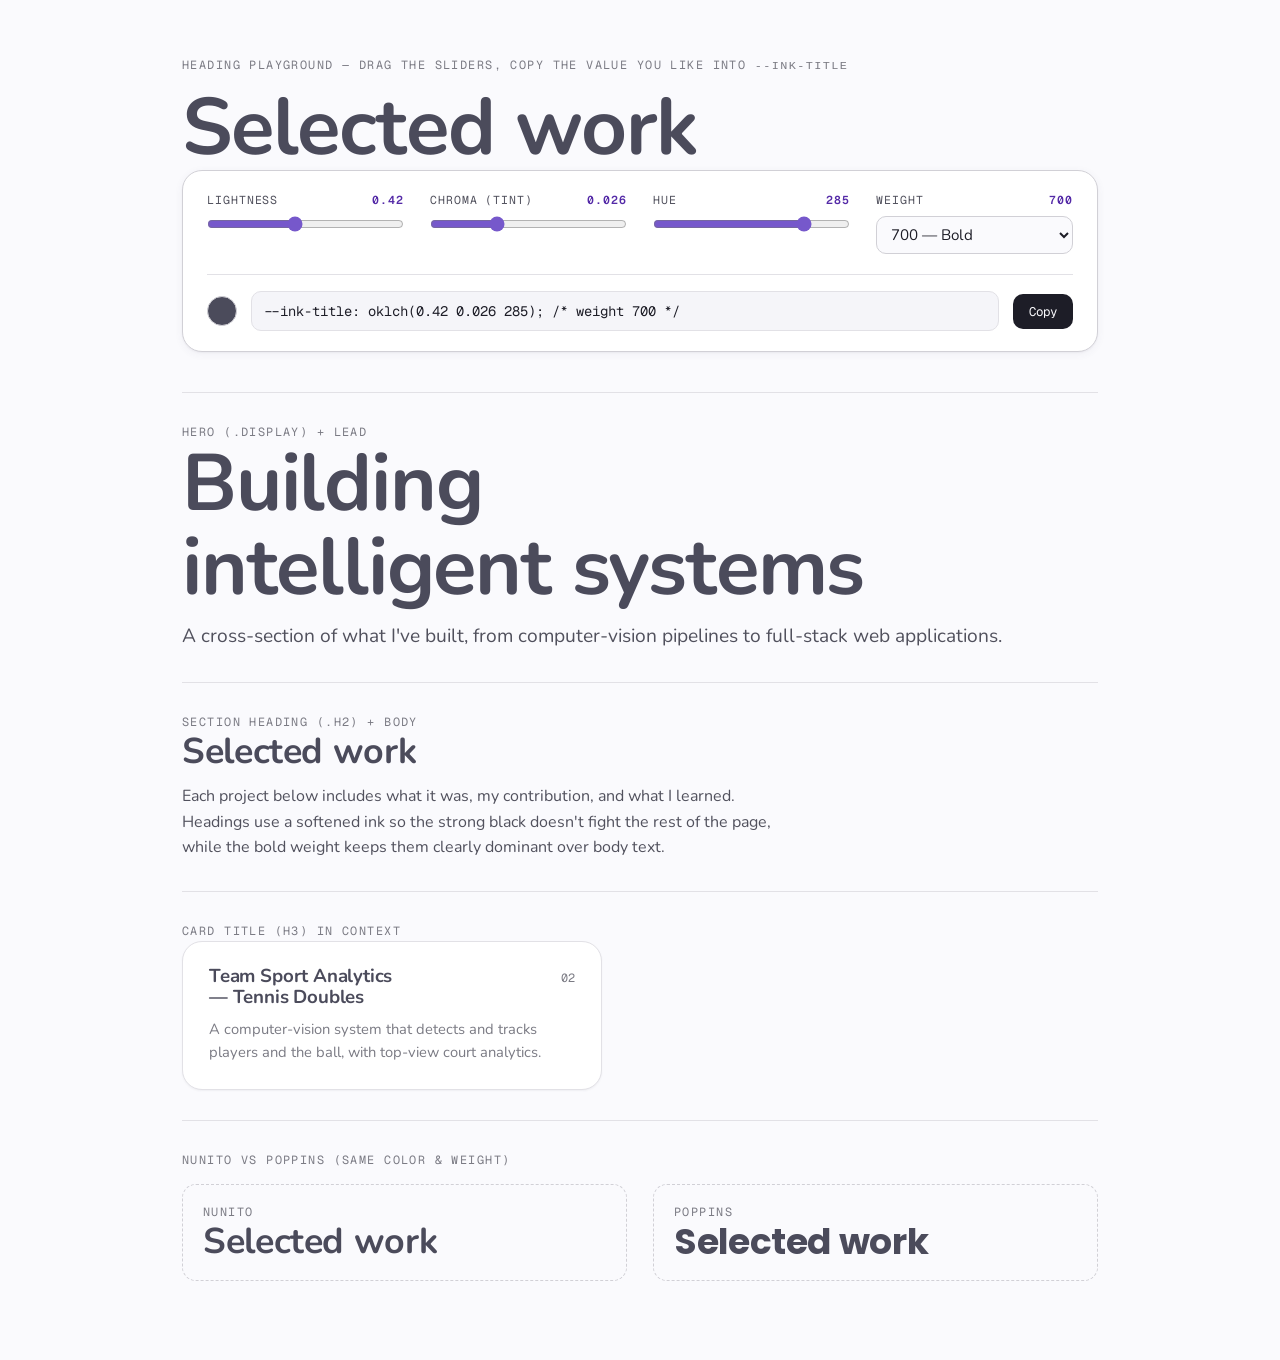
<file: type-test.html>
<!DOCTYPE html>
<html lang="en">
<head>
<meta charset="UTF-8" />
<meta name="viewport" content="width=device-width, initial-scale=1.0" />
<title>Type test · Heading color playground</title>
<link rel="icon" href="images/favicon-32x32.png" type="image/png" />
<link rel="preconnect" href="https://fonts.googleapis.com">
<link rel="preconnect" href="https://fonts.gstatic.com" crossorigin>
<link href="https://fonts.googleapis.com/css2?family=Nunito:ital,wght@0,400;0,500;0,600;0,700;0,800;1,400&family=Poppins:wght@400;500;600;700&family=Geist+Mono:wght@400;500&display=swap" rel="stylesheet">
<link rel="stylesheet" href="styles.css?v=5" />
<style>
/* ============ TYPE TEST PLAYGROUND (this page only) ============ */
.tt-wrap { max-width: 980px; margin: 0 auto; padding: clamp(24px, 5vw, 56px) clamp(16px, 4vw, 32px) 80px; }
.tt-note { font-family: var(--mono); font-size: 0.74rem; text-transform: uppercase; letter-spacing: 0.12em; color: var(--muted); }

/* The preview uses live variables we control with the sliders */
.tt-preview { --w: 700; }
.tt-preview h1, .tt-preview h2, .tt-preview h3 {
  color: var(--ink-title);
  font-weight: var(--w);
}

.tt-panel {
  position: sticky; top: 16px; z-index: 5;
  display: grid; grid-template-columns: repeat(auto-fit, minmax(190px, 1fr)); gap: 18px 26px;
  background: var(--surface); border: 1px solid var(--line-2); border-radius: var(--r-lg);
  padding: 20px 24px; box-shadow: var(--shadow-sm); margin-bottom: 40px;
}
.tt-field { display: flex; flex-direction: column; gap: 7px; }
.tt-field label { font-family: var(--mono); font-size: 0.72rem; text-transform: uppercase; letter-spacing: 0.08em; color: var(--ink-2); display: flex; justify-content: space-between; gap: 10px; }
.tt-field label b { color: var(--accent-ink); font-weight: 600; }
.tt-field input[type=range] { width: 100%; accent-color: var(--accent); }
.tt-field select { font-family: var(--font); font-size: 0.95rem; padding: 7px 10px; border: 1px solid var(--line-2); border-radius: var(--r-sm); background: var(--bg); color: var(--ink); }

.tt-out { grid-column: 1 / -1; display: flex; align-items: center; gap: 14px; flex-wrap: wrap; border-top: 1px solid var(--line); padding-top: 16px; margin-top: 2px; }
.tt-swatch { width: 30px; height: 30px; border-radius: 50%; border: 1px solid var(--line-2); flex: none; }
.tt-code { font-family: var(--mono); font-size: 0.86rem; color: var(--ink); background: var(--surface-2); border: 1px solid var(--line); border-radius: var(--r-sm); padding: 8px 12px; flex: 1; min-width: 240px; }
.tt-copy { font-family: var(--mono); font-size: 0.78rem; padding: 9px 16px; border-radius: var(--r-sm); background: var(--ink); color: var(--bg); transition: background 0.2s, transform 0.3s var(--ease); }
.tt-copy:hover { background: var(--accent); transform: translateY(-1px); }

.tt-sample { border-top: 1px solid var(--line); padding-top: 30px; margin-top: 30px; }
.tt-sample:first-of-type { border-top: none; margin-top: 0; padding-top: 0; }
.tt-card { background: var(--surface); border: 1px solid var(--line); border-radius: var(--r-lg); padding: 24px 26px; box-shadow: var(--shadow-xs); max-width: 420px; }

/* Side-by-side font compare */
.tt-compare { display: grid; grid-template-columns: 1fr 1fr; gap: 26px; }
.tt-compare > div { border: 1px dashed var(--line-2); border-radius: var(--r); padding: 18px 20px; }
.tt-compare .ff-nunito h2 { font-family: 'Nunito', sans-serif; }
.tt-compare .ff-poppins h2 { font-family: 'Poppins', sans-serif; }
@media (max-width: 620px) { .tt-compare { grid-template-columns: 1fr; } }
</style>
</head>
<body data-page="type-test">

<div class="tt-wrap tt-preview">

  <p class="tt-note">Heading playground — drag the sliders, copy the value you like into <code>--ink-title</code></p>
  <h1 class="display" style="margin-top:10px;">Selected work</h1>

  <!-- Controls -->
  <div class="tt-panel">
    <div class="tt-field">
      <label>Lightness <b id="vL">0.42</b></label>
      <input id="L" type="range" min="0.20" max="0.70" step="0.01" value="0.42" />
    </div>
    <div class="tt-field">
      <label>Chroma (tint) <b id="vC">0.026</b></label>
      <input id="C" type="range" min="0" max="0.08" step="0.002" value="0.026" />
    </div>
    <div class="tt-field">
      <label>Hue <b id="vH">285</b></label>
      <input id="H" type="range" min="0" max="360" step="1" value="285" />
    </div>
    <div class="tt-field">
      <label>Weight <b id="vW">700</b></label>
      <select id="W">
        <option value="400">400 — Regular</option>
        <option value="500">500 — Medium</option>
        <option value="600">600 — SemiBold</option>
        <option value="700" selected>700 — Bold</option>
        <option value="800">800 — ExtraBold</option>
      </select>
    </div>
    <div class="tt-out">
      <span class="tt-swatch" id="sw"></span>
      <code class="tt-code" id="code">--ink-title: oklch(0.42 0.026 285);</code>
      <button class="tt-copy" id="copy" type="button">Copy</button>
    </div>
  </div>

  <!-- Live samples in real contexts -->
  <div class="tt-sample">
    <p class="tt-note">Hero (.display) + lead</p>
    <h1 class="display">Building intelligent systems</h1>
    <p class="lead" style="margin-top:12px;">A cross-section of what I've built, from computer-vision pipelines to full-stack web applications.</p>
  </div>

  <div class="tt-sample">
    <p class="tt-note">Section heading (.h2) + body</p>
    <h2 class="h2">Selected work</h2>
    <p style="margin-top:12px; color:var(--ink-2); max-width:60ch;">Each project below includes what it was, my contribution, and what I learned. Headings use a softened ink so the strong black doesn't fight the rest of the page, while the bold weight keeps them clearly dominant over body text.</p>
  </div>

  <div class="tt-sample">
    <p class="tt-note">Card title (h3) in context</p>
    <div class="tt-card">
      <div style="display:flex; align-items:baseline; justify-content:space-between; gap:10px;">
        <h3>Team Sport Analytics — Tennis Doubles</h3>
        <span class="mono" style="font-size:0.74rem; color:var(--muted);">02</span>
      </div>
      <p style="margin-top:10px; color:var(--muted); font-size:0.92rem;">A computer-vision system that detects and tracks players and the ball, with top-view court analytics.</p>
    </div>
  </div>

  <div class="tt-sample">
    <p class="tt-note">Nunito vs Poppins (same color &amp; weight)</p>
    <div class="tt-compare" style="margin-top:14px;">
      <div class="ff-nunito"><p class="tt-note">Nunito</p><h2 class="h2">Selected work</h2></div>
      <div class="ff-poppins"><p class="tt-note">Poppins</p><h2 class="h2">Selected work</h2></div>
    </div>
  </div>

</div>

<script>
(function () {
  var preview = document.querySelector('.tt-preview');
  var L = document.getElementById('L'), C = document.getElementById('C'),
      H = document.getElementById('H'), W = document.getElementById('W');
  var vL = document.getElementById('vL'), vC = document.getElementById('vC'),
      vH = document.getElementById('vH'), vW = document.getElementById('vW');
  var sw = document.getElementById('sw'), code = document.getElementById('code'), copy = document.getElementById('copy');

  function update() {
    var l = (+L.value).toFixed(2), c = (+C.value).toFixed(3), h = H.value, w = W.value;
    var color = 'oklch(' + l + ' ' + c + ' ' + h + ')';
    vL.textContent = l; vC.textContent = c; vH.textContent = h; vW.textContent = w;
    // apply live to all headings in the preview
    preview.style.setProperty('--ink-title', color);
    preview.style.setProperty('--w', w);
    sw.style.background = color;
    code.textContent = '--ink-title: ' + color + ';   /* weight ' + w + ' */';
  }
  [L, C, H, W].forEach(function (el) { el.addEventListener('input', update); });

  copy.addEventListener('click', function () {
    var text = code.textContent;
    navigator.clipboard && navigator.clipboard.writeText(text);
    var old = copy.textContent; copy.textContent = 'Copied ✓';
    setTimeout(function () { copy.textContent = old; }, 1400);
  });

  update();
})();
</script>
</body>
</html>
</file>
<file: styles.css>
/* ===========================================================
   E-Portfolio - Ibrahim Afkir
   Shared design system
   Clean technical-modern · Geist + Geist Mono · violet accent
   =========================================================== */

/* Fonts (Nunito · Poppins · Geist Mono) are loaded via <link> in each page's <head>. */

/* ---------- Tokens ---------- */
:root {
  /* Surfaces & ink (cool neutral) */
  --bg:        oklch(0.985 0.004 290);
  --surface:   oklch(1 0 0);
  --surface-2: oklch(0.972 0.005 290);
  --ink:       oklch(0.235 0.02 285);
  --ink-2:     oklch(0.44 0.02 285);
  --ink-title: oklch(0.28 0.008 285);  /* heading ink — near-black, slightly toward gray */
  --muted:     oklch(0.585 0.014 285);
  --line:      oklch(0.912 0.006 290);
  --line-2:    oklch(0.86 0.008 290);

  /* Accent - overridable by Tweaks (hue swap) */
  --accent-h:  292;
  --accent:      oklch(0.55 0.17 var(--accent-h));
  --accent-2:    oklch(0.47 0.18 var(--accent-h));
  --accent-ink:  oklch(0.42 0.185 var(--accent-h));
  --accent-soft: oklch(0.965 0.022 var(--accent-h));
  --accent-line: oklch(0.90 0.05 var(--accent-h));

  /* Radii */
  --r-xs: 6px;
  --r-sm: 10px;
  --r:    14px;
  --r-lg: 20px;
  --r-xl: 28px;
  --r-2xl: 36px;

  /* Shadows (violet-tinted, soft) */
  --shadow-xs: 0 1px 2px oklch(0.4 0.04 290 / 0.06);
  --shadow-sm: 0 2px 8px oklch(0.4 0.05 290 / 0.06), 0 1px 2px oklch(0.4 0.05 290 / 0.05);
  --shadow:    0 10px 30px oklch(0.4 0.06 290 / 0.08), 0 2px 6px oklch(0.4 0.05 290 / 0.05);
  --shadow-lg: 0 24px 60px oklch(0.38 0.07 290 / 0.14), 0 6px 16px oklch(0.4 0.06 290 / 0.08);

  /* Type */
  --font: 'Nunito', system-ui, -apple-system, 'Segoe UI', sans-serif;
  --mono: 'Geist Mono', ui-monospace, 'SF Mono', 'JetBrains Mono', monospace;

  /* Layout */
  --maxw: 1200px;
  --nav-h: 68px;
  --ease: cubic-bezier(0.22, 1, 0.36, 1);
}

/* Font-size tweak hook */
:root { --fs: 1; }

/* ---------- Reset ---------- */
*, *::before, *::after { box-sizing: border-box; }
* { margin: 0; padding: 0; }
html { scroll-behavior: smooth; -webkit-text-size-adjust: 100%; }
body {
  font-family: var(--font);
  background: var(--bg);
  color: var(--ink);
  line-height: 1.6;
  font-size: calc(16px * var(--fs));
  -webkit-font-smoothing: antialiased;
  text-rendering: optimizeLegibility;
  overflow-x: hidden;
}
img, svg { display: block; max-width: 100%; }
a { color: inherit; text-decoration: none; }
button { font-family: inherit; cursor: pointer; border: none; background: none; }
::selection { background: var(--accent-soft); color: var(--accent-ink); }

/* ---------- Typography ---------- */
h1, h2, h3, h4 { font-family: var(--font); line-height: 1.12; font-weight: 700; letter-spacing: -0.01em; color: var(--ink-title); text-wrap: balance; }
.display, .h1, .h2, .h3, .h4 { font-family: var(--font); }
.display {
  font-size: clamp(2.6rem, 6.4vw, 5rem);
  font-weight: 700;
  letter-spacing: -0.015em;
  line-height: 1.05;
}
.h1 { font-size: clamp(2.1rem, 4.2vw, 3.3rem); letter-spacing: -0.012em; }
.h2 { font-size: clamp(1.6rem, 2.8vw, 2.3rem); letter-spacing: -0.01em; }
.h3 { font-size: clamp(1.2rem, 1.8vw, 1.45rem); }
.lead { font-size: clamp(1.05rem, 1.5vw, 1.3rem); color: var(--ink-2); line-height: 1.55; text-wrap: pretty; font-weight: 400; }
.muted { color: var(--muted); }
.mono { font-family: var(--mono); }

.eyebrow {
  font-family: var(--mono);
  font-size: 0.86rem;
  font-weight: 500;
  letter-spacing: 0.13em;
  text-transform: uppercase;
  color: var(--accent-ink);
  display: inline-flex;
  align-items: center;
  gap: 0.6rem;
}
.eyebrow::before {
  content: "";
  width: 26px; height: 1px;
  background: var(--accent-line);
}

/* ---------- Layout ---------- */
.container { width: 100%; max-width: var(--maxw); margin-inline: auto; padding-inline: clamp(20px, 5vw, 40px); }
.section { padding-block: clamp(64px, 9vw, 128px); }
.section--tight { padding-block: clamp(48px, 6vw, 80px); }
.row { display: flex; gap: 12px; align-items: center; flex-wrap: wrap; }
.stack { display: flex; flex-direction: column; }

.section-head { display: flex; flex-direction: column; gap: 16px; margin-bottom: clamp(36px, 5vw, 60px); max-width: 640px; }
.section-head.is-wide { max-width: 820px; }

/* ---------- Buttons ---------- */
.btn {
  display: inline-flex; align-items: center; gap: 0.6em;
  font-size: 0.96rem; font-weight: 500;
  padding: 0.78em 1.3em;
  border-radius: var(--r-sm);
  transition: transform 0.45s var(--ease), background 0.25s, box-shadow 0.35s, border-color 0.25s, color 0.25s;
  white-space: nowrap;
  line-height: 1;
}
.btn svg { width: 1.05em; height: 1.05em; transition: transform 0.4s var(--ease); }
.btn--primary { background: var(--ink); color: var(--bg); box-shadow: var(--shadow-sm); }
.btn--primary:hover { transform: translateY(-2px); box-shadow: var(--shadow); }
.btn--primary:hover svg { transform: translateX(3px); }
.btn--accent { background: var(--accent); color: oklch(0.99 0.01 var(--accent-h)); box-shadow: 0 6px 18px oklch(0.55 0.17 var(--accent-h) / 0.32); }
.btn--accent:hover { transform: translateY(-2px); background: var(--accent-2); box-shadow: 0 12px 26px oklch(0.55 0.17 var(--accent-h) / 0.4); }
.btn--accent:hover svg { transform: translateX(3px); }
.btn--ghost { background: var(--surface); color: var(--ink); border: 1px solid var(--line-2); box-shadow: var(--shadow-xs); }
.btn--ghost:hover { transform: translateY(-2px); border-color: var(--ink); box-shadow: var(--shadow-sm); }
.btn--ghost:hover svg { transform: translateX(3px); }
.btn--sm { padding: 0.6em 1em; font-size: 0.88rem; }

/* ---------- Tags / chips ---------- */
.tags { display: flex; flex-wrap: wrap; gap: 8px; }
.tag {
  font-family: var(--mono);
  font-size: 0.76rem;
  font-weight: 400;
  color: var(--ink-2);
  background: var(--surface-2);
  border: 1px solid var(--line);
  padding: 0.34em 0.7em;
  border-radius: 999px;
  letter-spacing: -0.01em;
  transition: border-color 0.2s, color 0.2s, background 0.2s;
}
.tag--accent { color: var(--accent-ink); background: var(--accent-soft); border-color: var(--accent-line); }

/* ---------- Navbar ---------- */
.nav {
  position: sticky; top: 0; z-index: 100;
  height: var(--nav-h);
  display: flex; align-items: center;
  background: oklch(0.985 0.004 290 / 0.72);
  backdrop-filter: blur(14px) saturate(1.4);
  -webkit-backdrop-filter: blur(14px) saturate(1.4);
  border-bottom: 1px solid transparent;
  transition: border-color 0.3s, background 0.3s, transform 0.35s var(--ease);
}
.nav.is-scrolled { border-bottom-color: var(--line); }
.nav__inner { width: 100%; max-width: var(--maxw); margin-inline: auto; padding-inline: clamp(20px, 5vw, 40px); display: flex; align-items: center; justify-content: space-between; }
.brand { display: inline-flex; align-items: center; font-family: var(--font); font-weight: 800; letter-spacing: -0.01em; font-size: 1.35rem; color: var(--ink); transform-origin: left center; transition: color 0.25s var(--ease), transform 0.3s var(--ease); }
.brand:hover { color: var(--accent); transform: scale(1.06); }
.nav__links { display: flex; align-items: center; gap: 4px; }
.nav__link {
  position: relative;
  font-size: 0.94rem; font-weight: 450; color: var(--ink-2);
  padding: 0.5rem 0.85rem; border-radius: var(--r-xs);
  transition: color 0.2s, background 0.2s;
}
.nav__link:hover { color: var(--ink); background: var(--surface-2); }
.nav__link.is-active { color: var(--ink); }
.nav__link.is-active::after {
  content: ""; position: absolute; left: 0.85rem; right: 0.85rem; bottom: 0.18rem;
  height: 2px; background: var(--accent); border-radius: 2px;
}
.nav__cta { margin-left: 6px; }
/* Distinctive nav call-to-action: soft accent pill with a live pulse dot */
.nav__cta .btn {
  background: var(--accent-soft); color: var(--accent-ink);
  border: 1px solid var(--accent-line); border-radius: 999px;
  box-shadow: none; font-weight: 600; gap: 8px;
  transition: background .25s, color .25s, border-color .25s, transform .35s var(--ease), box-shadow .35s;
}
.nav__cta .btn::before {
  content: ""; width: 7px; height: 7px; border-radius: 50%; flex: none;
  background: var(--accent); animation: navPulse 2.4s var(--ease) infinite;
}
.nav__cta .btn:hover {
  background: var(--accent); color: oklch(0.99 0.01 var(--accent-h));
  border-color: var(--accent); transform: translateY(-2px);
  box-shadow: 0 8px 20px oklch(0.55 0.17 var(--accent-h) / 0.35);
}
.nav__cta .btn:hover::before { background: oklch(0.99 0.01 var(--accent-h)); animation: none; }
@keyframes navPulse {
  0%   { box-shadow: 0 0 0 0 oklch(0.55 0.17 var(--accent-h) / 0.5); }
  70%  { box-shadow: 0 0 0 6px oklch(0.55 0.17 var(--accent-h) / 0); }
  100% { box-shadow: 0 0 0 0 oklch(0.55 0.17 var(--accent-h) / 0); }
}
@media (prefers-reduced-motion: reduce) { .nav__cta .btn::before { animation: none; } }
.nav__toggle { display: none; width: 40px; height: 40px; border-radius: var(--r-xs); align-items: center; justify-content: center; }
.nav__toggle:hover { background: var(--surface-2); }
.nav__toggle svg { width: 22px; height: 22px; }

/* ---------- Placeholder media ---------- */
.ph {
  position: relative;
  background-color: var(--surface-2);
  background-image: repeating-linear-gradient(135deg,
    oklch(0.93 0.01 290 / 0.7) 0, oklch(0.93 0.01 290 / 0.7) 1px,
    transparent 1px, transparent 11px);
  border: 1px solid var(--line);
  border-radius: var(--r);
  display: grid; place-items: center;
  overflow: hidden;
  color: var(--muted);
}
.ph__label {
  font-family: var(--mono); font-size: 0.76rem; letter-spacing: 0.02em;
  background: var(--surface); border: 1px solid var(--line);
  padding: 0.4em 0.75em; border-radius: 999px;
  display: inline-flex; align-items: center; gap: 0.5em;
  color: var(--ink-2);
  box-shadow: var(--shadow-xs);
}
.ph__label::before { content: ""; width: 7px; height: 7px; border-radius: 2px; background: var(--accent); }
.ph--accent { background-color: var(--accent-soft); background-image: repeating-linear-gradient(135deg, oklch(0.7 0.12 var(--accent-h) / 0.18) 0, oklch(0.7 0.12 var(--accent-h) / 0.18) 1px, transparent 1px, transparent 11px); border-color: var(--accent-line); }

/* ---------- Real image in a media slot ---------- */
/* Drops a real <img> into any sizing class (aspect-ratio + radius) used by .ph */
.is-media { width: 100%; object-fit: cover; display: block; }

/* ---------- Cards ---------- */
.card { background: var(--surface); border: 1px solid var(--line); border-radius: var(--r-lg); box-shadow: var(--shadow-xs); }

/* ---------- Footer ---------- */
.footer { border-top: 1px solid var(--line); background: var(--surface); }
.footer__inner { display: grid; grid-template-columns: 1.4fr 1fr 1fr; gap: 40px; padding-block: clamp(48px, 6vw, 72px); }
.footer__brand { max-width: 320px; }
.footer__col h4 { font-size: 0.78rem; font-family: var(--mono); text-transform: uppercase; letter-spacing: 0.12em; color: var(--muted); font-weight: 500; margin-bottom: 16px; }
.footer__col a { display: block; color: var(--ink-2); font-size: 0.96rem; padding: 5px 0; transition: color 0.2s, transform 0.3s var(--ease); width: fit-content; }
.footer__col a:hover { color: var(--accent-ink); transform: translateX(3px); }
.footer__bottom { border-top: 1px solid var(--line); padding-block: 24px; display: flex; justify-content: space-between; align-items: center; gap: 16px; flex-wrap: wrap; color: var(--muted); font-size: 0.84rem; }
.footer__bottom .mono { font-family: var(--mono); }

/* ---------- Reveal animation ---------- */
.reveal { opacity: 0; transform: translateY(22px); transition: opacity 0.8s var(--ease), transform 0.8s var(--ease); }
.reveal.is-in { opacity: 1; transform: none; }
.reveal[data-delay="1"] { transition-delay: 0.07s; }
.reveal[data-delay="2"] { transition-delay: 0.14s; }
.reveal[data-delay="3"] { transition-delay: 0.21s; }
.reveal[data-delay="4"] { transition-delay: 0.28s; }
.reveal[data-delay="5"] { transition-delay: 0.35s; }
@media (prefers-reduced-motion: reduce) {
  .reveal { opacity: 1; transform: none; transition: none; }
  html { scroll-behavior: auto; }
}

/* ---------- Utilities ---------- */
.divider { height: 1px; background: var(--line); border: none; }
.grid { display: grid; gap: clamp(20px, 2.5vw, 28px); }
.text-accent { color: var(--accent-ink); }
.sr-only { position: absolute; width: 1px; height: 1px; padding: 0; margin: -1px; overflow: hidden; clip: rect(0,0,0,0); white-space: nowrap; border: 0; }

/* ---------- Mobile nav ---------- */
@media (max-width: 760px) {
  /* auto-hide on scroll down, reveal on scroll up */
  .nav.nav--hidden { transform: translateY(-100%); }
  .nav__links {
    position: fixed; inset: var(--nav-h) 0 auto 0;
    flex-direction: column; align-items: stretch; gap: 2px;
    background: oklch(0.985 0.004 290 / 0.97);
    backdrop-filter: blur(14px);
    padding: 16px clamp(20px, 5vw, 40px) 24px;
    border-bottom: 1px solid var(--line);
    box-shadow: var(--shadow);
    transform: translateY(-12px); opacity: 0; pointer-events: none;
    transition: opacity 0.25s, transform 0.3s var(--ease);
  }
  .nav__links.is-open { transform: none; opacity: 1; pointer-events: auto; }
  .nav__link { padding: 0.85rem 0.5rem; font-size: 1.05rem; }
  .nav__link.is-active::after { left: 0.5rem; right: auto; width: 18px; bottom: 0.55rem; }
  .nav__cta { margin: 8px 0 0; }
  .nav__cta .btn { width: 100%; justify-content: center; }
  .nav__toggle { display: inline-flex; }
  .footer__inner { grid-template-columns: 1fr 1fr; }
  .footer__brand { grid-column: 1 / -1; }
}
</file>
